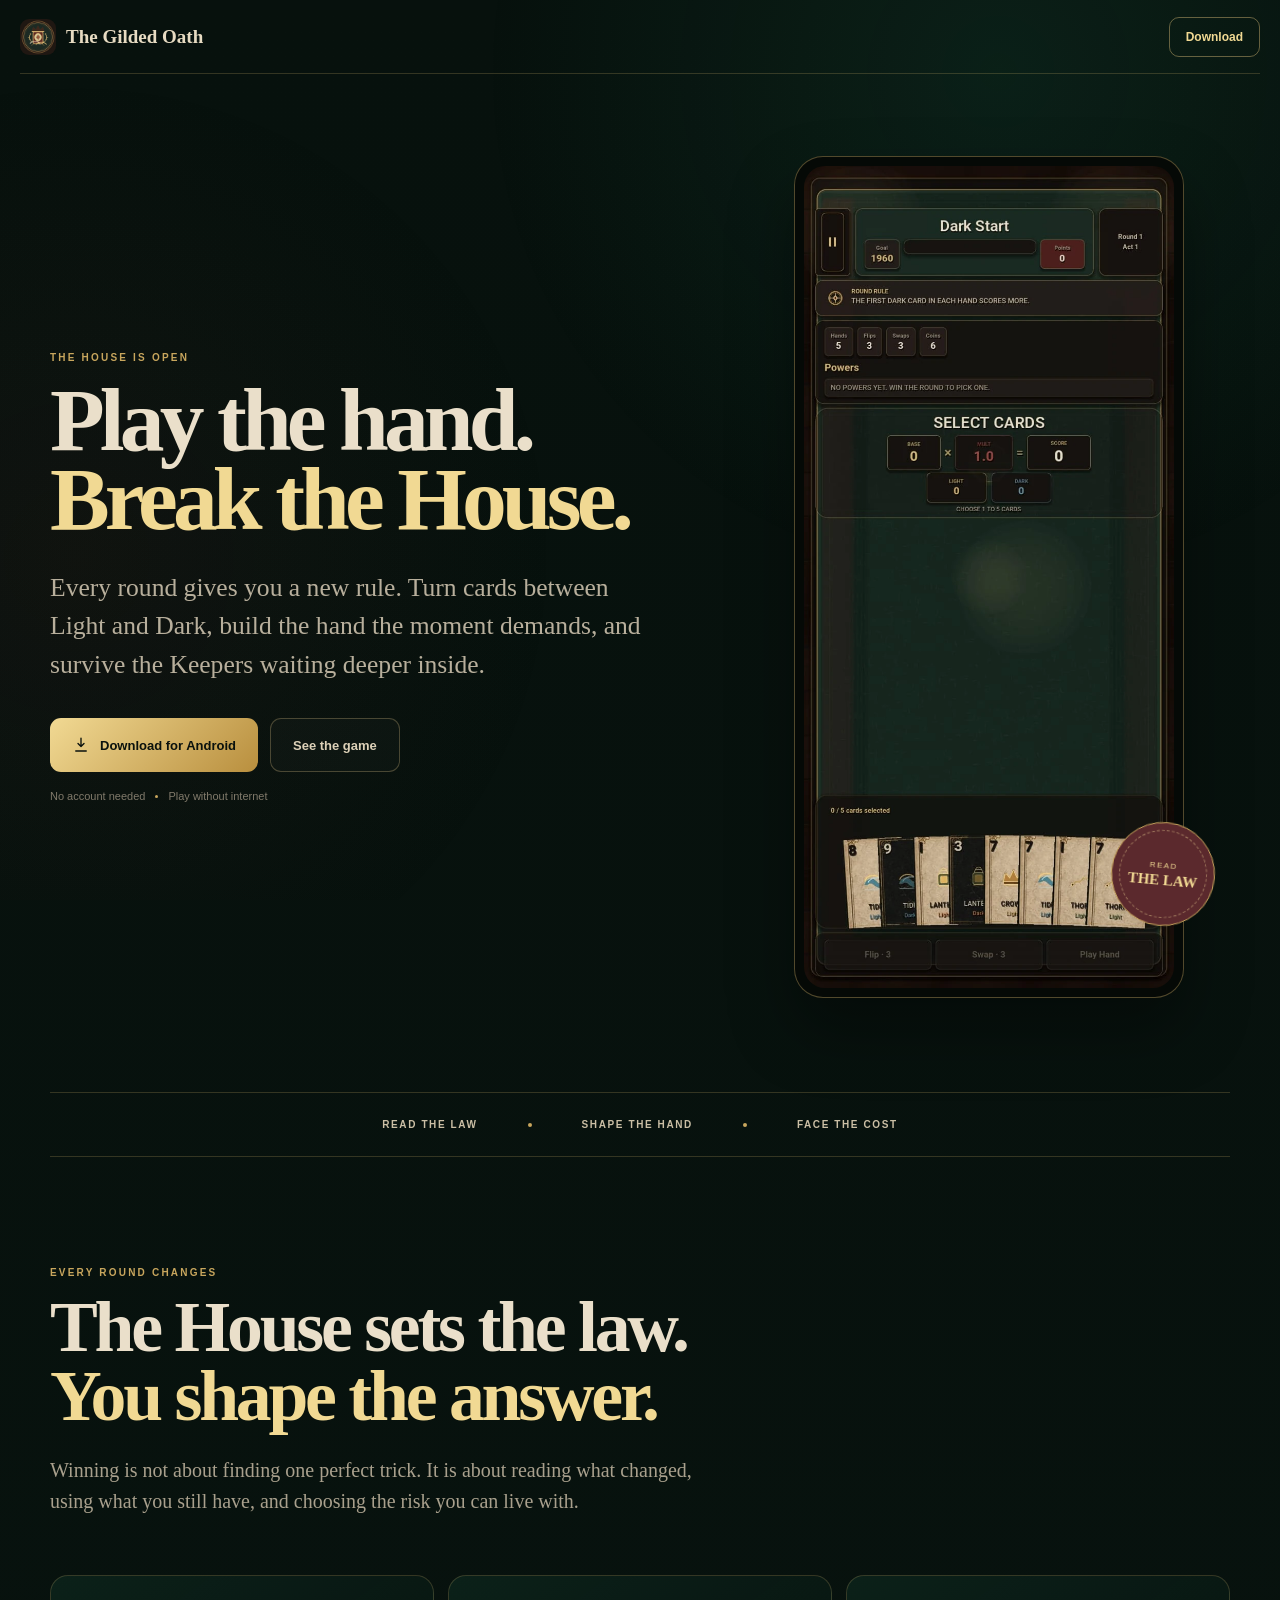
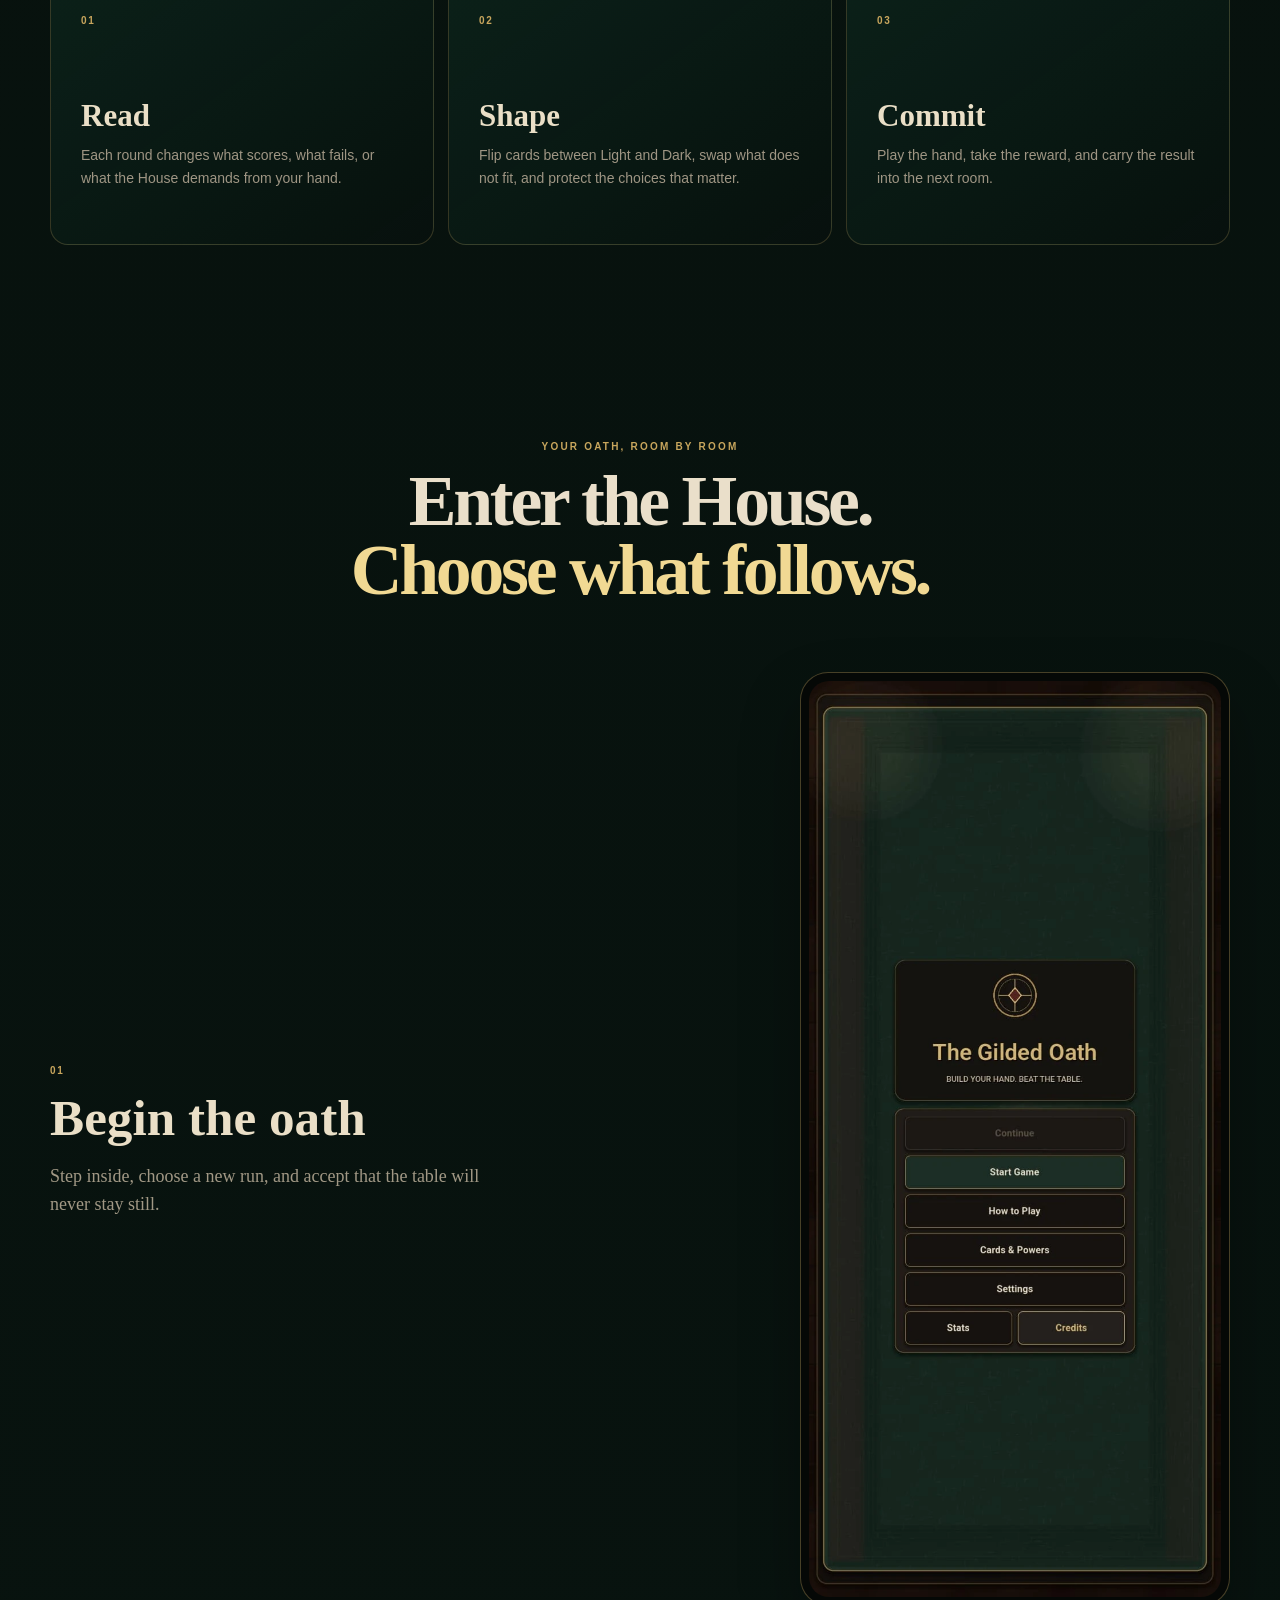
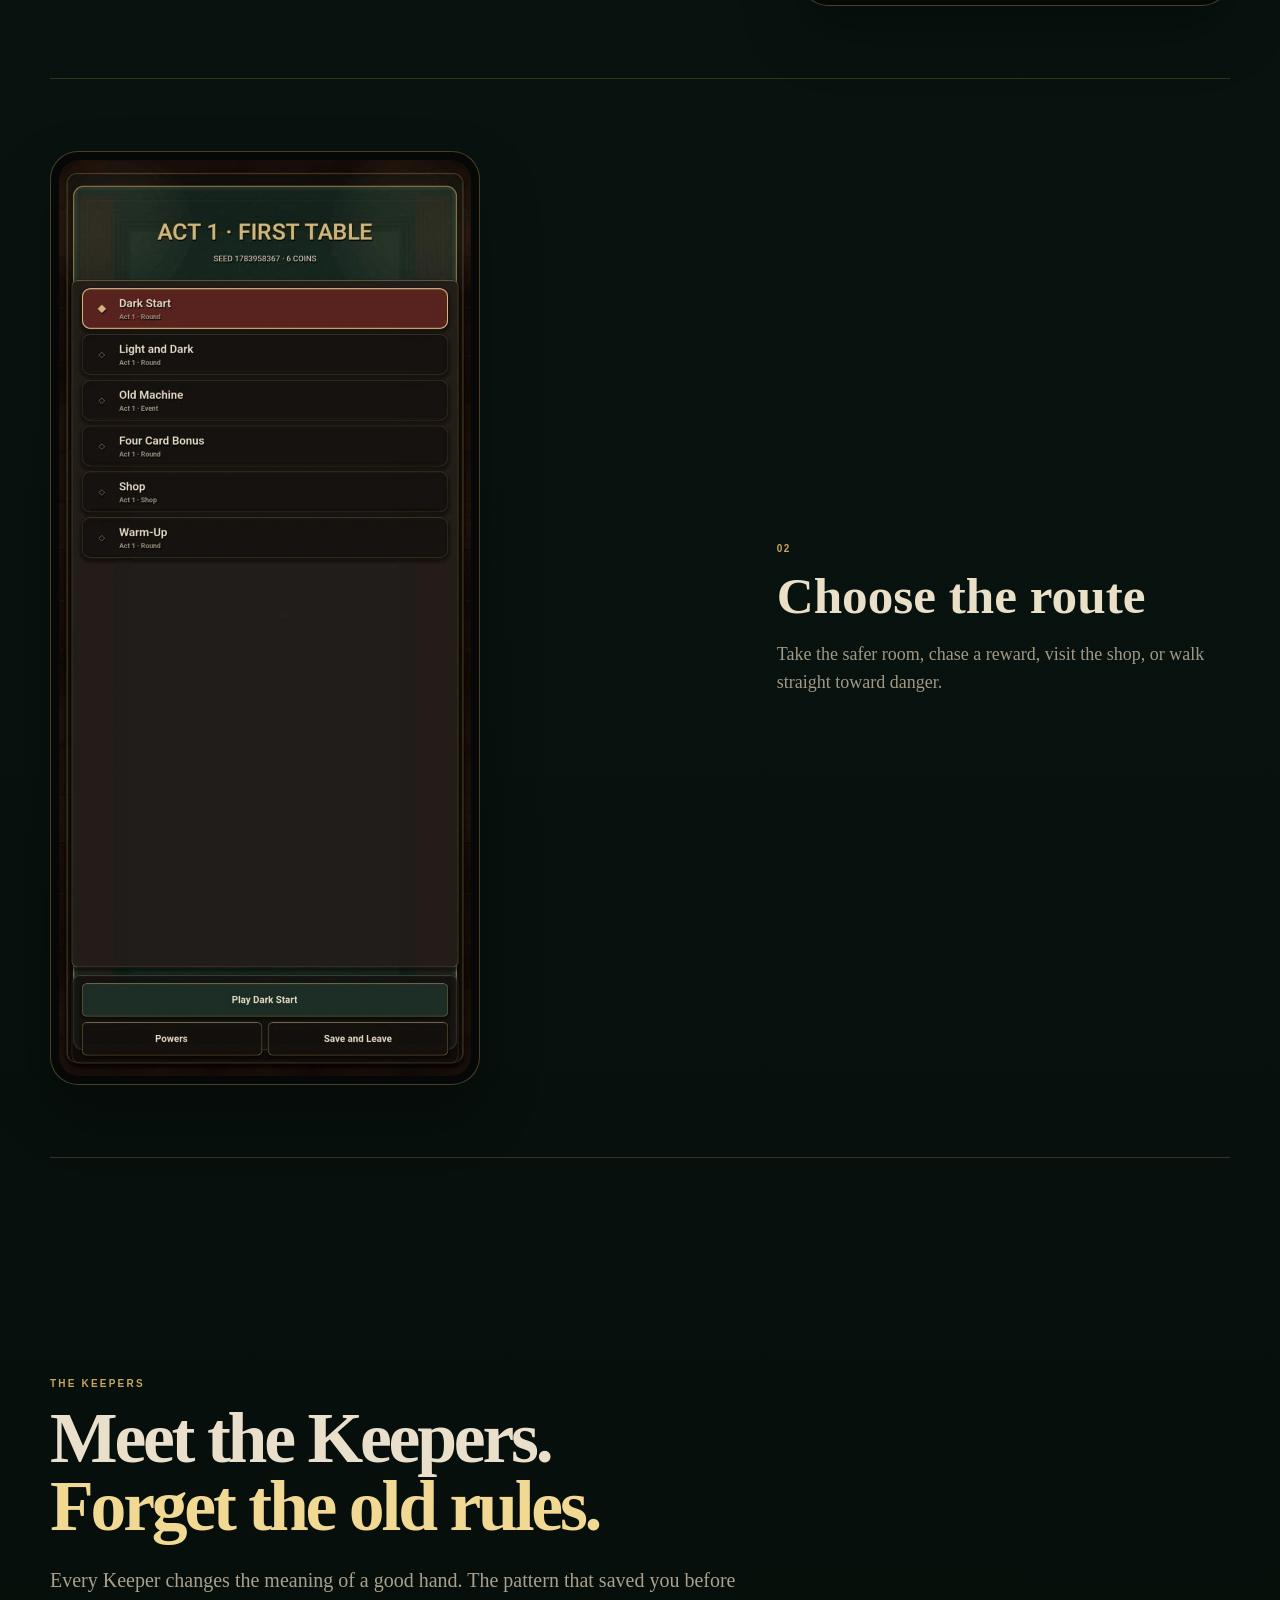
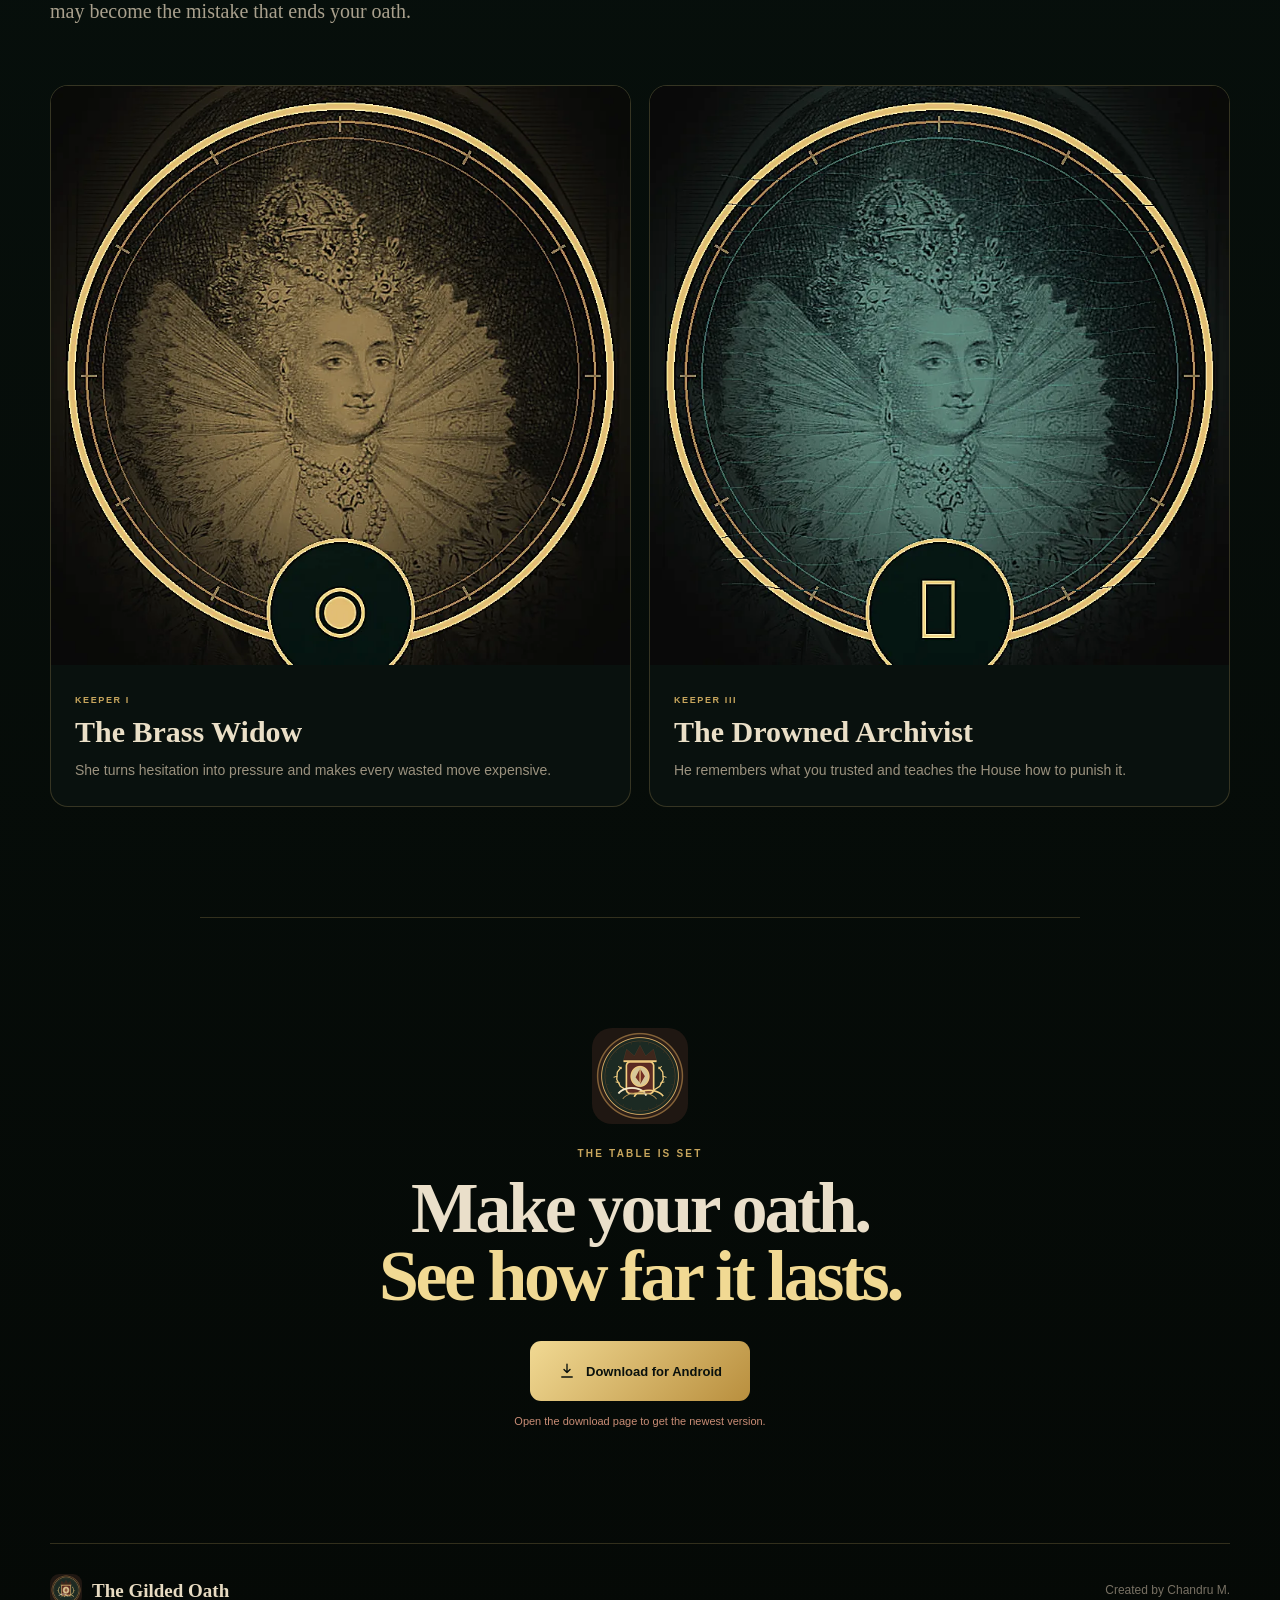
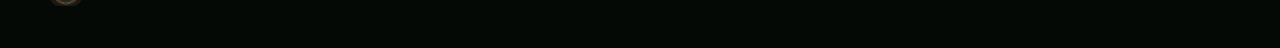
<file: index.html>
<!doctype html>
<html lang="en">
<head>
  <meta charset="utf-8">
  <meta name="viewport" content="width=device-width, initial-scale=1, viewport-fit=cover">
  <meta name="theme-color" content="#07100d">
  <meta name="description" content="The Gilded Oath is a dark strategy card game where every round changes the rules.">
  <meta property="og:title" content="The Gilded Oath — Break the House">
  <meta property="og:description" content="Read the law. Shape the hand. Break the House.">
  <meta property="og:image" content="assets/social-card.png">
  <meta property="og:type" content="website">
  <meta name="twitter:card" content="summary_large_image">
  <link rel="icon" href="assets/app-icon.png">
  <link rel="preload" href="assets/screen-gameplay.webp" as="image" type="image/webp">
  <link rel="stylesheet" href="styles.css">
  <title>The Gilded Oath — Download for Android</title>
</head>
<body>
  <header class="site-header">
    <a class="brand" href="#top" aria-label="The Gilded Oath home">
      <img src="assets/app-icon.png" width="36" height="36" alt="">
      <span>The Gilded Oath</span>
    </a>
    <a class="header-cta" data-download-link href="https://github.com/chandrumunisamy/the-gilded-oath/releases">Download</a>
  </header>

  <main id="top">
    <section class="hero wrap">
      <div class="hero-copy">
        <p class="kicker">THE HOUSE IS OPEN</p>
        <h1>
          <span>Play the hand.</span>
          <span class="gold">Break the House.</span>
        </h1>
        <p class="hero-lede">Every round gives you a new rule. Turn cards between Light and Dark, build the hand the moment demands, and survive the Keepers waiting deeper inside.</p>
        <div class="hero-actions">
          <a class="button primary" data-download-link href="https://github.com/chandrumunisamy/the-gilded-oath/releases">
            <svg viewBox="0 0 24 24" aria-hidden="true"><path d="M12 3v11m0 0 4-4m-4 4-4-4M5 20h14"/></svg>
            <span data-download-label>Download for Android</span>
          </a>
          <a class="button secondary" href="#gameplay">See the game</a>
        </div>
        <p class="hero-trust"><span>No account needed</span><i></i><span>Play without internet</span></p>
      </div>

      <div class="hero-game" aria-label="The Gilded Oath gameplay screenshot">
        <div class="phone-shell">
          <img src="assets/screen-gameplay.webp" width="720" height="1600" alt="A round of The Gilded Oath" fetchpriority="high" decoding="async">
        </div>
        <div class="hero-stamp" aria-hidden="true"><small>READ</small><strong>THE LAW</strong></div>
      </div>
    </section>

    <section class="oath-line wrap" aria-label="The heart of the game">
      <span>READ THE LAW</span><i></i><span>SHAPE THE HAND</span><i></i><span>FACE THE COST</span>
    </section>

    <section class="rules wrap" id="gameplay">
      <div class="section-heading">
        <p class="kicker">EVERY ROUND CHANGES</p>
        <h2><span>The House sets the law.</span><span class="gold">You shape the answer.</span></h2>
        <p>Winning is not about finding one perfect trick. It is about reading what changed, using what you still have, and choosing the risk you can live with.</p>
      </div>

      <div class="rule-grid">
        <article><span>01</span><h3>Read</h3><p>Each round changes what scores, what fails, or what the House demands from your hand.</p></article>
        <article><span>02</span><h3>Shape</h3><p>Flip cards between Light and Dark, swap what does not fit, and protect the choices that matter.</p></article>
        <article><span>03</span><h3>Commit</h3><p>Play the hand, take the reward, and carry the result into the next room.</p></article>
      </div>
    </section>

    <section class="journey wrap">
      <div class="section-heading centered">
        <p class="kicker">YOUR OATH, ROOM BY ROOM</p>
        <h2><span>Enter the House.</span><span class="gold">Choose what follows.</span></h2>
      </div>

      <div class="story-list">
        <article class="story-card">
          <div class="story-copy"><span>01</span><h3>Begin the oath</h3><p>Step inside, choose a new run, and accept that the table will never stay still.</p></div>
          <figure class="screen-frame"><img src="assets/screen-menu.webp" width="720" height="1600" alt="The Gilded Oath main menu" decoding="async"></figure>
        </article>

        <article class="story-card story-reverse">
          <div class="story-copy"><span>02</span><h3>Choose the route</h3><p>Take the safer room, chase a reward, visit the shop, or walk straight toward danger.</p></div>
          <figure class="screen-frame"><img src="assets/screen-map.webp" width="720" height="1600" alt="A route through the House" decoding="async"></figure>
        </article>


      </div>
    </section>

    <section class="keepers wrap">
      <div class="section-heading">
        <p class="kicker">THE KEEPERS</p>
        <h2><span>Meet the Keepers.</span><span class="gold">Forget the old rules.</span></h2>
        <p>Every Keeper changes the meaning of a good hand. The pattern that saved you before may become the mistake that ends your oath.</p>
      </div>

      <div class="keeper-grid">
        <article class="keeper-card">
          <img src="assets/keeper-brass-widow.webp" width="768" height="768" alt="The Brass Widow" decoding="async">
          <div><span>KEEPER I</span><h3>The Brass Widow</h3><p>She turns hesitation into pressure and makes every wasted move expensive.</p></div>
        </article>
        <article class="keeper-card">
          <img src="assets/keeper-drowned-archivist.webp" width="768" height="768" alt="The Drowned Archivist" decoding="async">
          <div><span>KEEPER III</span><h3>The Drowned Archivist</h3><p>He remembers what you trusted and teaches the House how to punish it.</p></div>
        </article>
      </div>
    </section>

    <section class="final-cta wrap">
      <img src="assets/app-icon.png" width="96" height="96" alt="The Gilded Oath icon" decoding="async">
      <p class="kicker">THE TABLE IS SET</p>
      <h2><span>Make your oath.</span><span class="gold">See how far it lasts.</span></h2>
      <a class="button primary final-button" data-download-link href="https://github.com/chandrumunisamy/the-gilded-oath/releases">
        <svg viewBox="0 0 24 24" aria-hidden="true"><path d="M12 3v11m0 0 4-4m-4 4-4-4M5 20h14"/></svg>
        <span data-download-label>Download for Android</span>
      </a>
      <p id="download-status" class="download-status" aria-live="polite">Checking the newest version…</p>
    </section>
  </main>

  <footer class="wrap">
    <a class="brand" href="#top"><img src="assets/app-icon.png" width="32" height="32" alt=""><span>The Gilded Oath</span></a>
    <p>Created by Chandru M.</p>
  </footer>

  <script src="script.js" defer></script>
</body>
</html>
</file>
<file: styles.css>
:root {
  --ink:#060b08;
  --deep:#0a1712;
  --felt:#103c2f;
  --paper:#eadfca;
  --muted:#a69d89;
  --gold:#c8a65d;
  --gold-light:#f1d993;
  --wine:#642d30;
  --line:rgba(215,183,108,.22);
  --serif:"Iowan Old Style",Baskerville,"Palatino Linotype","Book Antiqua",Georgia,serif;
  --sans:-apple-system,BlinkMacSystemFont,"Segoe UI",Roboto,Helvetica,Arial,sans-serif;
  --wrap:min(1180px,calc(100% - 48px));
}
*{box-sizing:border-box}
html{scroll-behavior:smooth;scroll-padding-top:90px}
body{margin:0;min-width:320px;color:var(--paper);background:linear-gradient(180deg,#07110d 0%,#08130f 55%,#050906 100%);font-family:var(--sans);overflow-x:hidden;-webkit-font-smoothing:antialiased}
body:before{content:"";position:fixed;inset:0;z-index:-1;pointer-events:none;background:radial-gradient(circle at 78% 8%,rgba(31,111,80,.16),transparent 32rem),radial-gradient(circle at 6% 62%,rgba(110,43,43,.09),transparent 30rem)}
img{display:block;max-width:100%;height:auto}
a{color:inherit}.wrap{width:var(--wrap);margin-inline:auto}
.site-header{width:min(1320px,calc(100% - 40px));height:74px;margin:0 auto;display:flex;align-items:center;justify-content:space-between;border-bottom:1px solid var(--line)}
.brand{display:flex;align-items:center;gap:10px;color:#e7dbc2;text-decoration:none;font:700 19px/1 var(--serif)}
.brand img{border-radius:9px}.header-cta{min-height:40px;padding:0 16px;display:inline-flex;align-items:center;border:1px solid rgba(231,199,126,.42);border-radius:10px;color:var(--gold-light);text-decoration:none;font-size:12px;font-weight:700}
.hero{min-height:780px;padding:82px 0 94px;display:grid;grid-template-columns:minmax(0,.95fr) minmax(320px,.75fr);align-items:center;gap:clamp(44px,7vw,96px)}
.hero-copy{max-width:650px}.kicker{margin:0;color:var(--gold);font-size:10px;font-weight:800;letter-spacing:.22em}.gold{color:var(--gold-light)}
h1,h2,h3{margin:0;font-family:var(--serif);font-weight:600}
h1{margin-top:18px;font-size:clamp(62px,7vw,104px);line-height:.88;letter-spacing:-.055em}
h1 span,h2 span{display:block}.hero-lede{max-width:610px;margin:30px 0 0;color:#b8af9c;font:500 clamp(20px,2vw,26px)/1.5 var(--serif)}
.hero-actions{margin-top:34px;display:flex;gap:12px;flex-wrap:wrap}.button{min-height:54px;padding:0 22px;display:inline-flex;align-items:center;justify-content:center;gap:10px;border-radius:11px;text-decoration:none;font-size:13px;font-weight:800;transition:transform .18s ease,background .18s ease,border-color .18s ease}.button:hover{transform:translateY(-2px)}.button:active{transform:none}.button svg{width:18px;fill:none;stroke:currentColor;stroke-width:1.8;stroke-linecap:round;stroke-linejoin:round}.primary{color:#0a110d;background:linear-gradient(135deg,#f1d993,#b98f3e)}.primary:hover{background:linear-gradient(135deg,#f8e5ad,#c89e4c)}.secondary{color:#ddd1b8;border:1px solid rgba(226,198,137,.28);background:rgba(255,255,255,.018)}
.hero-trust{margin:18px 0 0;display:flex;align-items:center;gap:10px;color:#817a6b;font-size:11px}.hero-trust i{width:3px;height:3px;border-radius:50%;background:var(--gold)}
.hero-game{position:relative;width:min(100%,390px);justify-self:center}.phone-shell{padding:9px;border:1px solid rgba(230,196,118,.34);border-radius:29px;background:#050906;box-shadow:0 32px 64px rgba(0,0,0,.36)}.phone-shell img{width:100%;height:auto;border-radius:21px}.hero-stamp{position:absolute;right:-31px;bottom:72px;width:104px;aspect-ratio:1;display:grid;place-content:center;text-align:center;border:1px solid var(--gold);border-radius:50%;background:#5b292d;color:var(--gold-light);transform:rotate(5deg)}.hero-stamp:before{content:"";position:absolute;inset:7px;border:1px dashed rgba(240,216,151,.48);border-radius:inherit}.hero-stamp small{font-size:8px;letter-spacing:.18em}.hero-stamp strong{margin-top:3px;font:700 15px/1 var(--serif)}
.oath-line{padding:26px 0;display:flex;align-items:center;justify-content:center;gap:clamp(15px,4vw,50px);border-block:1px solid var(--line);color:#cbbfa5;font-size:10px;font-weight:800;letter-spacing:.16em}.oath-line i{width:4px;height:4px;border-radius:50%;background:var(--gold)}
.rules,.journey,.keepers,.final-cta{padding:110px 0}.section-heading{max-width:800px}.section-heading h2,.final-cta h2{margin-top:15px;font-size:clamp(48px,5.6vw,78px);line-height:.96;letter-spacing:-.045em}.section-heading>p:last-child{max-width:690px;margin:24px 0 0;color:#a9a08d;font:500 20px/1.55 var(--serif)}.centered{text-align:center;margin-inline:auto}.centered>p:last-child{margin-inline:auto}
.rule-grid{margin-top:58px;display:grid;grid-template-columns:repeat(3,1fr);gap:14px}.rule-grid article{min-height:270px;padding:34px 30px;border:1px solid var(--line);border-radius:18px;background:linear-gradient(145deg,rgba(17,57,44,.38),rgba(8,15,12,.28))}.rule-grid article>span{color:var(--gold);font-size:10px;font-weight:800;letter-spacing:.16em}.rule-grid h3{margin-top:70px;font-size:31px;color:#eadfc7}.rule-grid p{margin:10px 0 0;color:#9f9684;line-height:1.68;font-size:14px}
.journey{padding-top:86px}.story-list{margin-top:68px;display:grid;gap:72px}.story-card{display:grid;grid-template-columns:minmax(220px,.7fr) minmax(300px,430px);align-items:center;justify-content:space-between;gap:clamp(44px,8vw,110px);padding-bottom:72px;border-bottom:1px solid var(--line)}.story-reverse{grid-template-columns:minmax(300px,430px) minmax(220px,.7fr)}.story-reverse .story-copy{order:2}.story-reverse .screen-frame{order:1}.story-copy>span{color:var(--gold);font-size:10px;font-weight:800;letter-spacing:.16em}.story-copy h3{margin-top:10px;font-size:clamp(35px,4vw,54px);color:#eadfc7}.story-copy p{max-width:520px;margin:16px 0 0;color:#a19885;font:500 18px/1.55 var(--serif)}.screen-frame{margin:0;padding:8px;border:1px solid rgba(226,193,116,.30);border-radius:28px;background:#050806;box-shadow:0 28px 60px rgba(0,0,0,.30)}.screen-frame img{width:100%;height:auto;border-radius:20px}
.keepers .section-heading{max-width:790px}.keeper-grid{margin-top:58px;display:grid;grid-template-columns:1fr 1fr;gap:18px}.keeper-card{overflow:hidden;border:1px solid var(--line);border-radius:18px;background:#09110e}.keeper-card img{width:100%;height:auto;aspect-ratio:1/1;object-fit:contain;background:#050806}.keeper-card>div{padding:24px}.keeper-card span{color:var(--gold);font-size:9px;font-weight:800;letter-spacing:.18em}.keeper-card h3{margin-top:8px;font-size:30px;color:#eadfc7}.keeper-card p{margin:10px 0 0;color:#9b927f;line-height:1.6;font-size:14px}
.final-cta{width:min(880px,calc(100% - 48px));text-align:center;border-top:1px solid var(--line)}.final-cta>img{width:96px;margin:0 auto 24px;border-radius:20px}.final-cta h2{margin-top:15px}.final-button{margin-top:30px;min-height:60px;padding-inline:28px}.download-status{min-height:18px;margin:14px 0 0;color:#81796a;font-size:11px}.download-status.ready{color:#b6aa80}.download-status.warning{color:#c98d76}
footer{padding:30px 0 42px;display:flex;align-items:center;justify-content:space-between;border-top:1px solid var(--line)}footer p{margin:0;color:#787164;font-size:12px}
@media (min-width:901px) and (prefers-reduced-motion:no-preference){.hero-copy{animation:fade-up .55s ease both}.hero-game{animation:fade-up .7s .06s ease both}@keyframes fade-up{from{opacity:0;transform:translateY(14px)}to{opacity:1;transform:none}}}
@media (max-width:900px){:root{--wrap:min(680px,calc(100% - 32px))}.site-header{width:calc(100% - 28px);height:68px}.hero{min-height:0;padding:58px 0 82px;grid-template-columns:1fr;gap:54px}.hero-copy{text-align:center;margin-inline:auto}.hero-lede{margin-inline:auto}.hero-actions,.hero-trust{justify-content:center}.hero-game{width:min(100%,390px)}.hero-stamp{right:-4px;bottom:55px}.rules,.journey,.keepers,.final-cta{padding-block:86px}.rule-grid{grid-template-columns:1fr}.rule-grid article{min-height:0}.rule-grid h3{margin-top:26px}.story-card,.story-reverse{grid-template-columns:1fr;gap:30px;padding-bottom:58px}.story-reverse .story-copy,.story-reverse .screen-frame{order:initial}.story-copy{text-align:center}.screen-frame{width:min(100%,390px);margin-inline:auto}.keeper-grid{grid-template-columns:1fr}.keeper-card{width:min(100%,520px);margin-inline:auto}}
@media (max-width:600px){:root{--wrap:calc(100% - 28px)}html{scroll-behavior:auto}.brand{font-size:16px}.brand img{width:32px;height:32px}.header-cta{min-height:38px;padding:0 13px;font-size:11px}.hero{padding-top:46px;gap:42px}.kicker{font-size:9px}h1{font-size:clamp(39px,11.4vw,52px);line-height:.94;letter-spacing:-.045em}h1 span{white-space:nowrap}.hero-lede{font-size:18px;line-height:1.5}.hero-actions{flex-direction:column}.button{width:100%}.hero-trust{font-size:10px;flex-wrap:wrap}.hero-game{width:min(100%,350px)}.phone-shell{padding:7px;border-radius:24px}.phone-shell img{border-radius:17px}.hero-stamp{display:none}.oath-line{padding:20px 0;gap:9px;justify-content:space-between}.oath-line span{max-width:29%;text-align:center;font-size:8px;line-height:1.35}.oath-line i{flex:0 0 auto}.rules,.journey,.keepers,.final-cta{padding-block:72px}.section-heading h2,.final-cta h2{font-size:clamp(38px,10.8vw,52px);line-height:.98}.section-heading h2 span,.final-cta h2 span{white-space:normal}.section-heading>p:last-child{font-size:18px}.rule-grid{margin-top:40px;gap:12px}.rule-grid article{padding:27px 24px;border-radius:15px}.rule-grid h3{font-size:28px}.story-list{margin-top:46px;gap:54px}.story-card{gap:24px;padding-bottom:50px}.story-copy h3{font-size:35px}.story-copy p{font-size:17px}.screen-frame{width:min(100%,360px);padding:6px;border-radius:23px;box-shadow:0 20px 42px rgba(0,0,0,.24)}.screen-frame img{border-radius:17px}.keeper-grid{margin-top:42px}.keeper-card{border-radius:15px}.keeper-card>div{padding:22px}.keeper-card h3{font-size:28px}.final-cta{width:calc(100% - 28px)}footer{padding:25px 0 34px;flex-direction:column;gap:15px;text-align:center}}
@media (max-width:360px){h1{font-size:39px}.oath-line span{font-size:7px}.hero-trust i{display:none}.hero-trust{gap:7px}}
@media (prefers-reduced-motion:reduce){*,*:before,*:after{animation:none!important;transition:none!important}}
</file>
